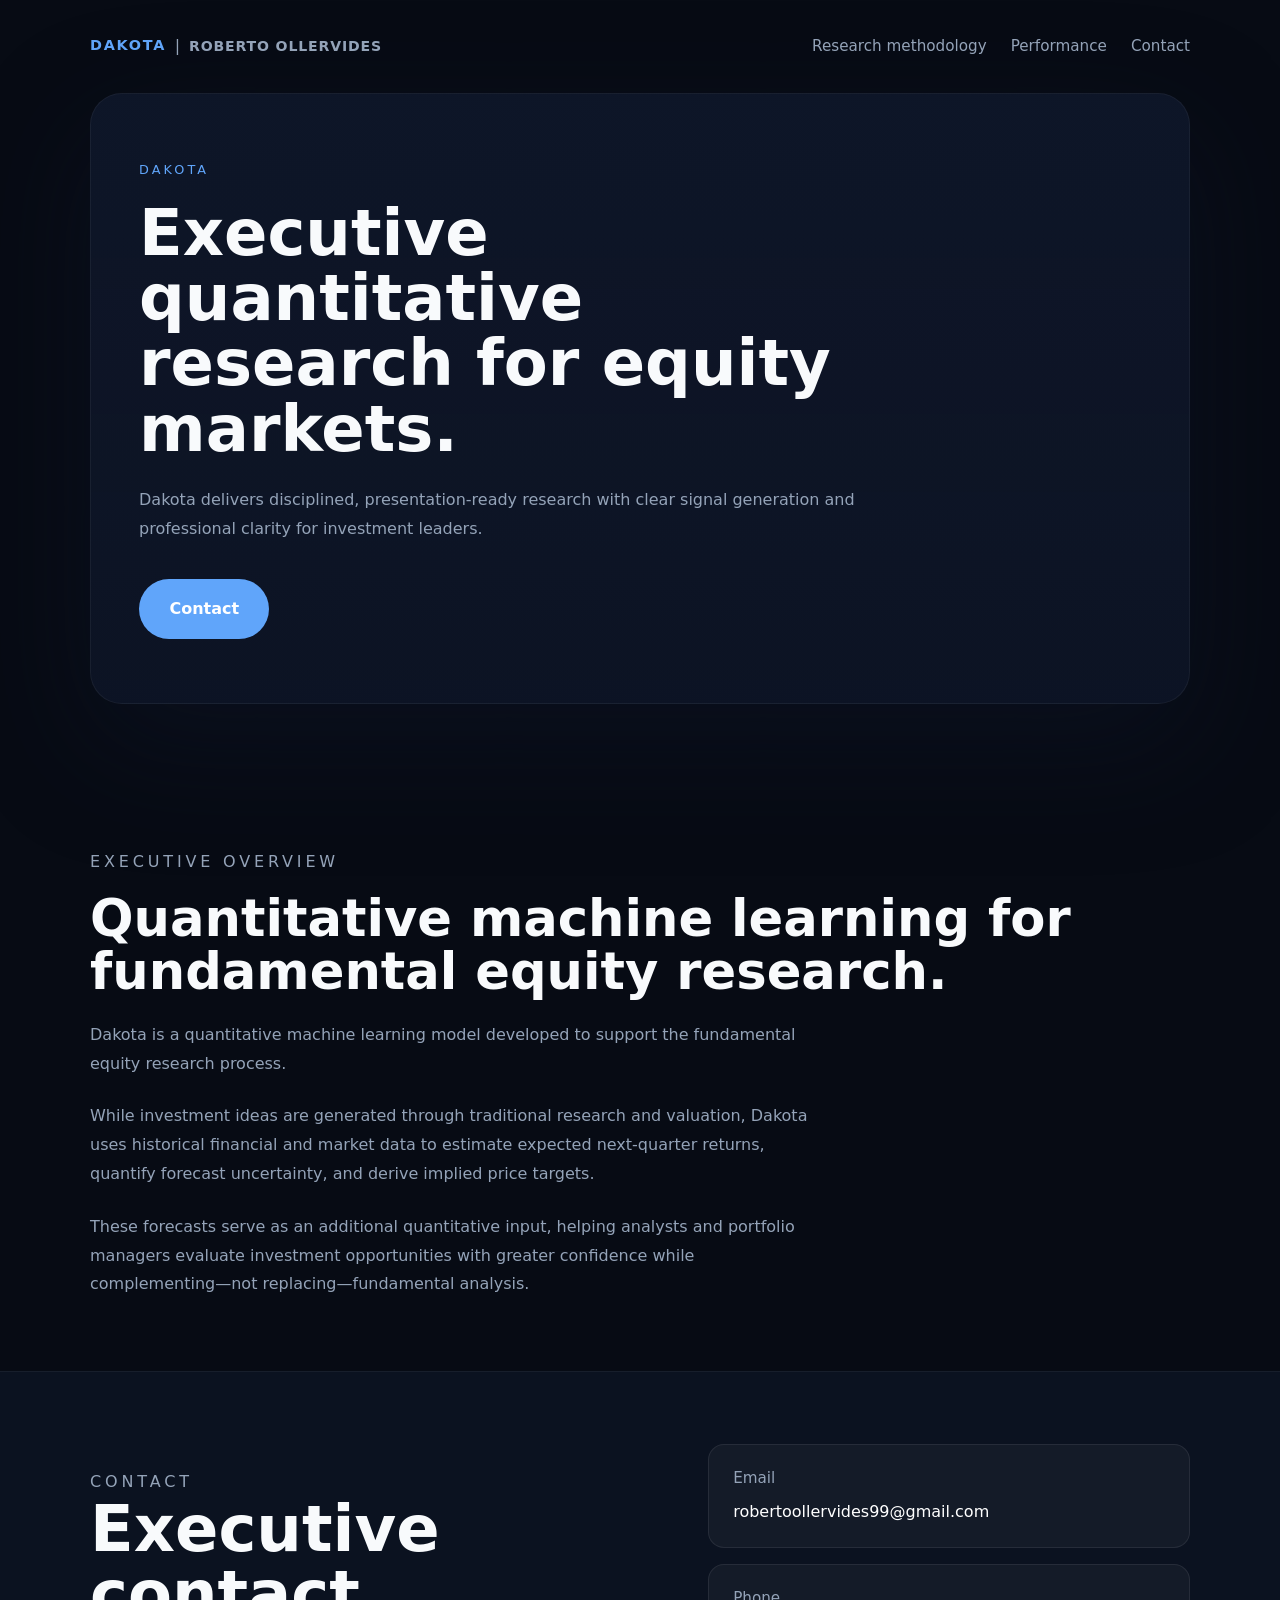
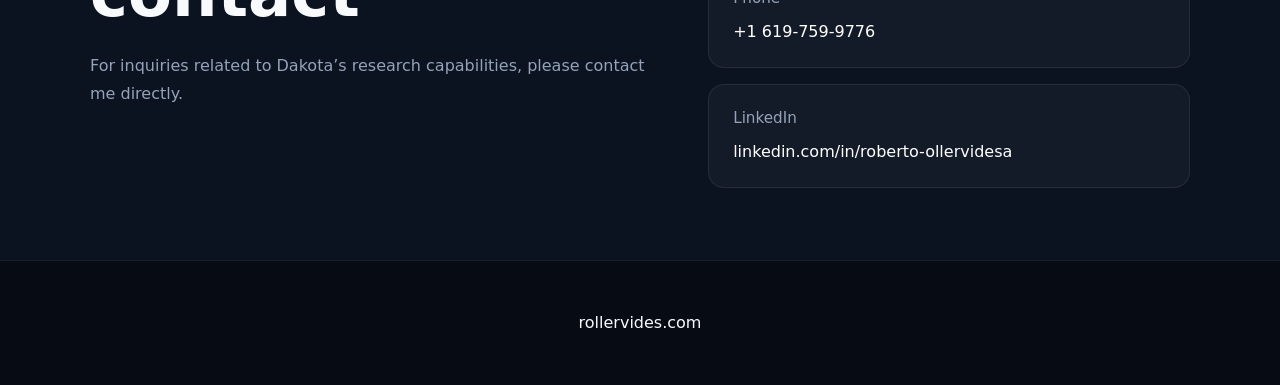
<file: index.html>
<!DOCTYPE html>
<html lang="en">
<head>
  <meta charset="UTF-8" />
  <meta name="viewport" content="width=device-width, initial-scale=1.0" />
  <title>Roberto Ollervides | Dakota</title>
  <link rel="stylesheet" href="styles.css" />
</head>
<body>
  <header class="site-header">
    <div class="container header-top">
      <div class="brand">
        <span class="brand-flag">Dakota</span>
        <span class="brand-divider" aria-hidden="true">|</span>
        <span class="brand-name">Roberto Ollervides</span>
      </div>
      <button class="nav-toggle" type="button" aria-expanded="false" aria-controls="primary-navigation" aria-label="Open navigation menu">
        <span></span><span></span><span></span>
      </button>
      <nav class="nav-links" id="primary-navigation">
        <a href="methodology.html">Research methodology</a>
        <a href="performance-current.html">Performance</a>
        <a href="#contact">Contact</a>
      </nav>
    </div>

    <div class="hero-panel container">
      <div class="hero-copy">
        <p class="eyebrow">Dakota</p>
        <h1>Executive quantitative research for equity markets.</h1>
        <p class="hero-text">Dakota delivers disciplined, presentation-ready research with clear signal generation and professional clarity for investment leaders.</p>
        <div class="hero-actions">
          <a class="button" href="#contact">Contact</a>
        </div>
      </div>
    </div>
  </header>

  <main>
    <section id="overview" class="section container">
      <div class="section-intro">
        <p class="eyebrow">Executive overview</p>
        <h2>Quantitative machine learning for fundamental equity research.</h2>
        <p>Dakota is a quantitative machine learning model developed to support the fundamental equity research process.</p>
        <p>While investment ideas are generated through traditional research and valuation, Dakota uses historical financial and market data to estimate expected next-quarter returns, quantify forecast uncertainty, and derive implied price targets.</p>
        <p>These forecasts serve as an additional quantitative input, helping analysts and portfolio managers evaluate investment opportunities with greater confidence while complementing—not replacing—fundamental analysis.</p>
      </div>
    </section>

    <section id="contact" class="section section-dark">
      <div class="container contact-panel">
        <div>
          <p class="eyebrow">Contact</p>
          <h2>Executive contact</h2>
          <p>For inquiries related to Dakota’s research capabilities, please contact me directly.</p>
          <img class="contact-portrait" src="IMG_1974.JPG" alt="Roberto Ollervides portrait" />
        </div>
        <div class="contact-details">
          <div class="contact-item">
            <span>Email</span>
            <a href="mailto:robertoollervides99@gmail.com">robertoollervides99@gmail.com</a>
          </div>
          <div class="contact-item">
            <span>Phone</span>
            <a href="tel:+16197599776">+1 619-759-9776</a>
          </div>
          <div class="contact-item">
            <span>LinkedIn</span>
            <a href="https://www.linkedin.com/in/roberto-ollervidesa" target="_blank" rel="noopener noreferrer">linkedin.com/in/roberto-ollervidesa</a>
          </div>
        </div>
      </div>
    </section>
  </main>

  <footer class="footer">
    <div class="container footer-inner">
      <p>rollervides.com</p>
    </div>
  </footer>
  <script>
    const header = document.querySelector('.header-top');
    const menuButton = document.querySelector('.nav-toggle');
    menuButton.addEventListener('click', () => {
      const isOpen = header.classList.toggle('menu-open');
      menuButton.setAttribute('aria-expanded', String(isOpen));
      menuButton.setAttribute('aria-label', isOpen ? 'Close navigation menu' : 'Open navigation menu');
    });
    document.querySelectorAll('.nav-links a').forEach((link) => {
      link.addEventListener('click', () => {
        header.classList.remove('menu-open');
        menuButton.setAttribute('aria-expanded', 'false');
        menuButton.setAttribute('aria-label', 'Open navigation menu');
      });
    });
    document.addEventListener('keydown', (event) => {
      if (event.key === 'Escape') {
        header.classList.remove('menu-open');
        menuButton.setAttribute('aria-expanded', 'false');
        menuButton.setAttribute('aria-label', 'Open navigation menu');
      }
    });
  </script>
</body>
</html>
</file>
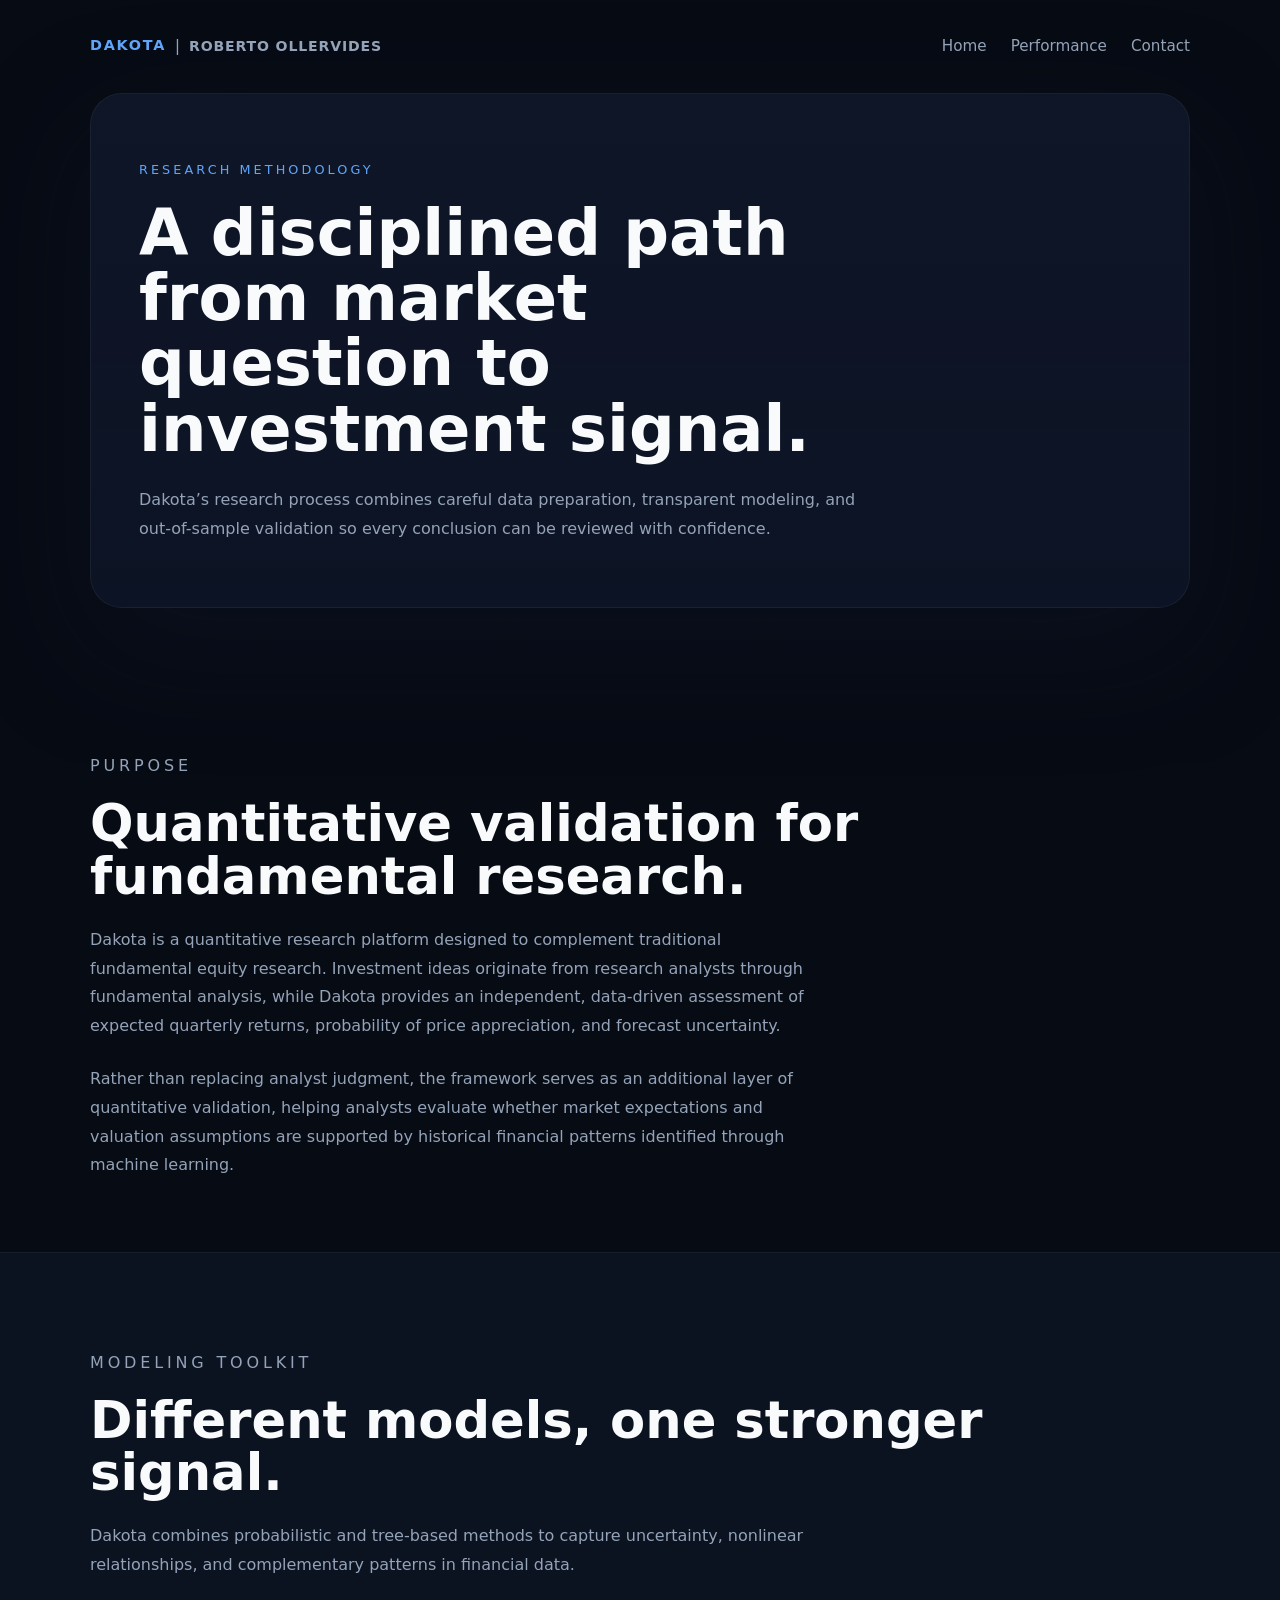
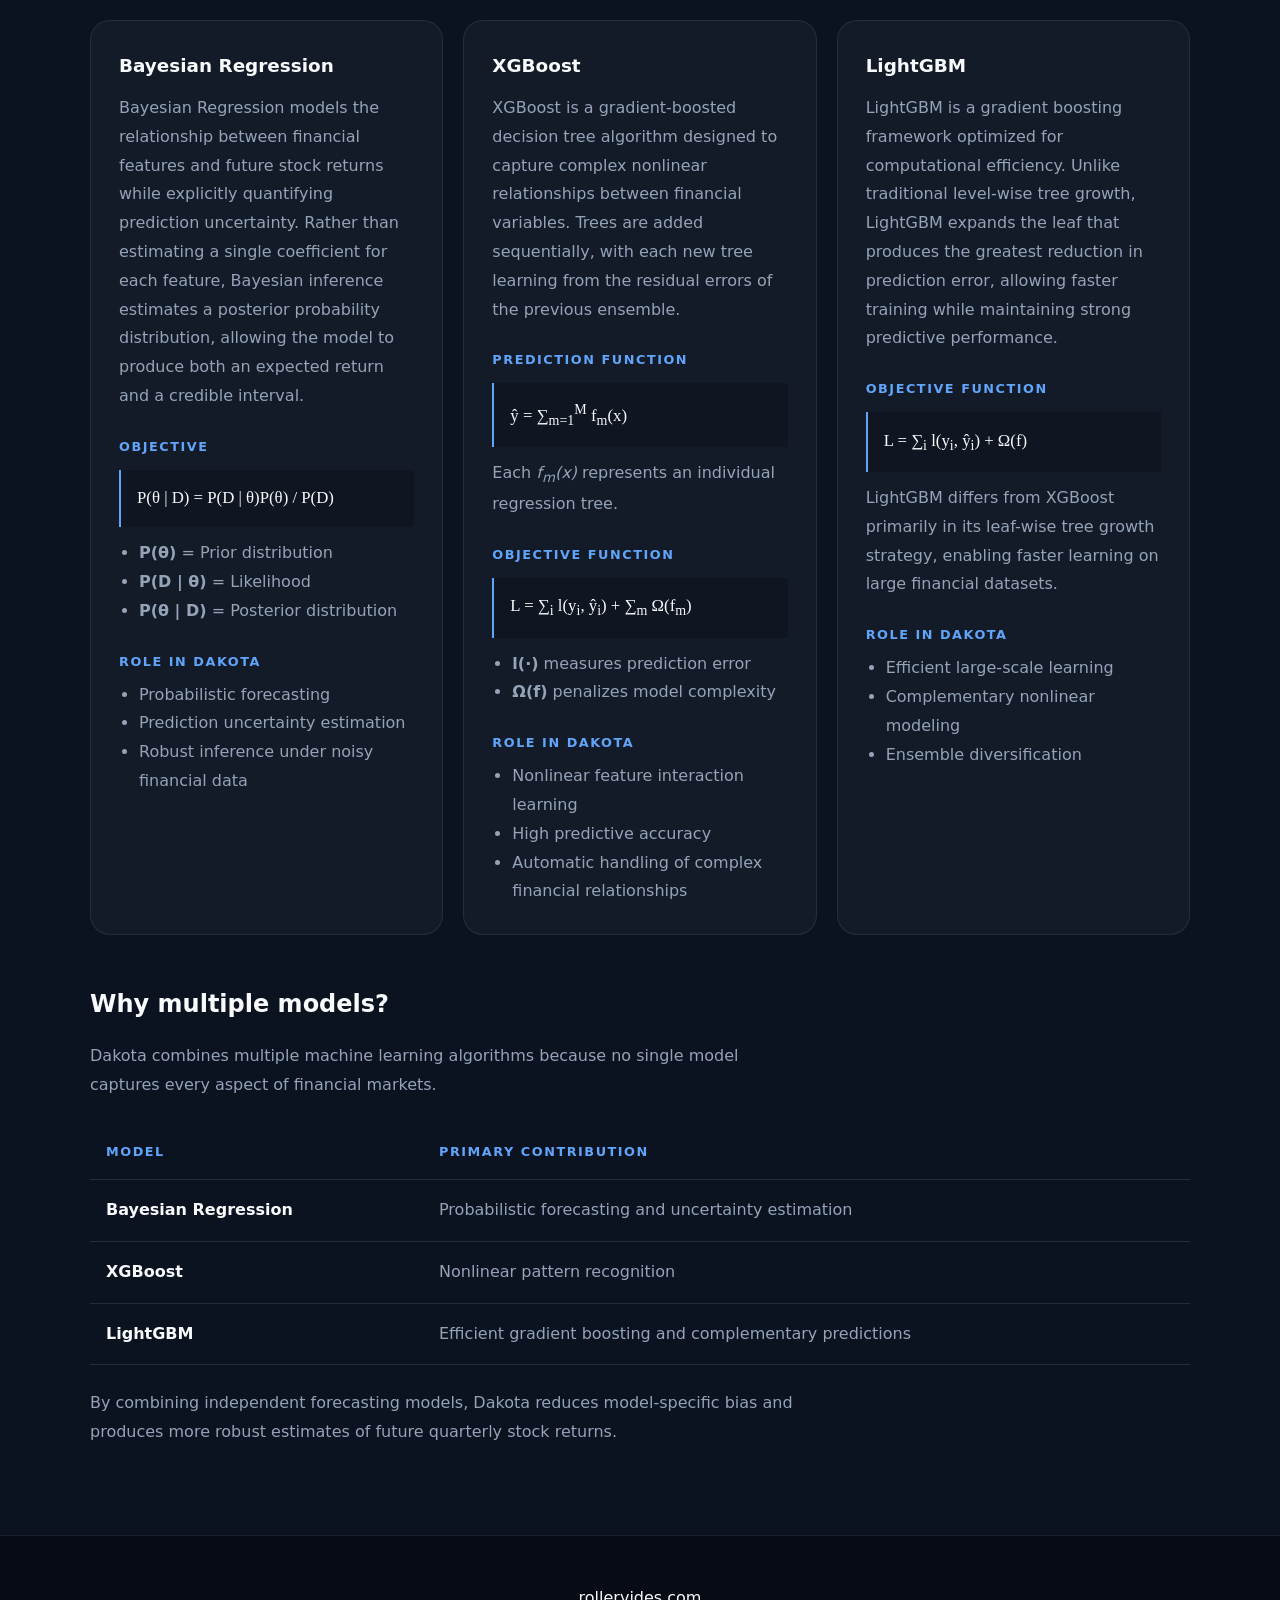
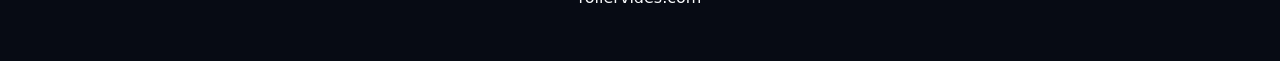
<file: methodology.html>
<!DOCTYPE html>
<html lang="en">
<head>
  <meta charset="UTF-8" />
  <meta name="viewport" content="width=device-width, initial-scale=1.0" />
  <title>Research Methodology | Roberto Ollervides</title>
  <link rel="stylesheet" href="styles.css" />
</head>
<body>
  <header class="site-header">
    <div class="container header-top">
      <div class="brand">
        <span class="brand-flag">Dakota</span>
        <span class="brand-divider" aria-hidden="true">|</span>
        <span class="brand-name">Roberto Ollervides</span>
      </div>
      <button class="nav-toggle" type="button" aria-expanded="false" aria-controls="primary-navigation" aria-label="Open navigation menu">
        <span></span><span></span><span></span>
      </button>
      <nav class="nav-links" id="primary-navigation">
        <a href="index.html">Home</a>
        <a href="performance-current.html">Performance</a>
        <a href="index.html#contact">Contact</a>
      </nav>
    </div>

    <div class="hero-panel container">
      <div class="hero-copy">
        <p class="eyebrow">Research methodology</p>
        <h1>A disciplined path from market question to investment signal.</h1>
        <p class="hero-text">Dakota’s research process combines careful data preparation, transparent modeling, and out-of-sample validation so every conclusion can be reviewed with confidence.</p>
      </div>
    </div>
  </header>

  <main>
    <section class="section container">
      <div class="section-intro">
        <p class="eyebrow">Purpose</p>
        <h2>Quantitative validation for fundamental research.</h2>
        <p>Dakota is a quantitative research platform designed to complement traditional fundamental equity research. Investment ideas originate from research analysts through fundamental analysis, while Dakota provides an independent, data-driven assessment of expected quarterly returns, probability of price appreciation, and forecast uncertainty.</p>
        <p>Rather than replacing analyst judgment, the framework serves as an additional layer of quantitative validation, helping analysts evaluate whether market expectations and valuation assumptions are supported by historical financial patterns identified through machine learning.</p>
      </div>
    </section>

    <section class="section section-dark">
      <div class="container">
        <div class="section-intro">
          <p class="eyebrow">Modeling toolkit</p>
          <h2>Different models, one stronger signal.</h2>
          <p>Dakota combines probabilistic and tree-based methods to capture uncertainty, nonlinear relationships, and complementary patterns in financial data.</p>
        </div>

        <div class="cards-grid methodology-grid">
          <article class="feature-card">
            <h3>Bayesian Regression</h3>
            <p>Bayesian Regression models the relationship between financial features and future stock returns while explicitly quantifying prediction uncertainty. Rather than estimating a single coefficient for each feature, Bayesian inference estimates a posterior probability distribution, allowing the model to produce both an expected return and a credible interval.</p>
            <h4>Objective</h4>
            <div class="equation">P(&theta; | D) = P(D | &theta;)P(&theta;) / P(D)</div>
            <ul>
              <li><strong>P(&theta;)</strong> = Prior distribution</li>
              <li><strong>P(D | &theta;)</strong> = Likelihood</li>
              <li><strong>P(&theta; | D)</strong> = Posterior distribution</li>
            </ul>
            <h4>Role in Dakota</h4>
            <ul>
              <li>Probabilistic forecasting</li>
              <li>Prediction uncertainty estimation</li>
              <li>Robust inference under noisy financial data</li>
            </ul>
          </article>

          <article class="feature-card">
            <h3>XGBoost</h3>
            <p>XGBoost is a gradient-boosted decision tree algorithm designed to capture complex nonlinear relationships between financial variables. Trees are added sequentially, with each new tree learning from the residual errors of the previous ensemble.</p>
            <h4>Prediction function</h4>
            <div class="equation">ŷ = &sum;<sub>m=1</sub><sup>M</sup> f<sub>m</sub>(x)</div>
            <p>Each <em>f<sub>m</sub>(x)</em> represents an individual regression tree.</p>
            <h4>Objective function</h4>
            <div class="equation">L = &sum;<sub>i</sub> l(y<sub>i</sub>, ŷ<sub>i</sub>) + &sum;<sub>m</sub> &Omega;(f<sub>m</sub>)</div>
            <ul>
              <li><strong>l(&middot;)</strong> measures prediction error</li>
              <li><strong>&Omega;(f)</strong> penalizes model complexity</li>
            </ul>
            <h4>Role in Dakota</h4>
            <ul>
              <li>Nonlinear feature interaction learning</li>
              <li>High predictive accuracy</li>
              <li>Automatic handling of complex financial relationships</li>
            </ul>
          </article>

          <article class="feature-card">
            <h3>LightGBM</h3>
            <p>LightGBM is a gradient boosting framework optimized for computational efficiency. Unlike traditional level-wise tree growth, LightGBM expands the leaf that produces the greatest reduction in prediction error, allowing faster training while maintaining strong predictive performance.</p>
            <h4>Objective function</h4>
            <div class="equation">L = &sum;<sub>i</sub> l(y<sub>i</sub>, ŷ<sub>i</sub>) + &Omega;(f)</div>
            <p>LightGBM differs from XGBoost primarily in its leaf-wise tree growth strategy, enabling faster learning on large financial datasets.</p>
            <h4>Role in Dakota</h4>
            <ul>
              <li>Efficient large-scale learning</li>
              <li>Complementary nonlinear modeling</li>
              <li>Ensemble diversification</li>
            </ul>
          </article>
        </div>

        <div class="model-comparison">
          <h3>Why multiple models?</h3>
          <p>Dakota combines multiple machine learning algorithms because no single model captures every aspect of financial markets.</p>
          <div class="table-wrap">
            <table>
              <thead>
                <tr>
                  <th>Model</th>
                  <th>Primary contribution</th>
                </tr>
              </thead>
              <tbody>
                <tr>
                  <td>Bayesian Regression</td>
                  <td>Probabilistic forecasting and uncertainty estimation</td>
                </tr>
                <tr>
                  <td>XGBoost</td>
                  <td>Nonlinear pattern recognition</td>
                </tr>
                <tr>
                  <td>LightGBM</td>
                  <td>Efficient gradient boosting and complementary predictions</td>
                </tr>
              </tbody>
            </table>
          </div>
          <p>By combining independent forecasting models, Dakota reduces model-specific bias and produces more robust estimates of future quarterly stock returns.</p>
        </div>
      </div>
    </section>
  </main>

  <footer class="footer">
    <div class="container footer-inner">
      <p>rollervides.com</p>
    </div>
  </footer>
  <script>
    const header = document.querySelector('.header-top');
    const menuButton = document.querySelector('.nav-toggle');
    menuButton.addEventListener('click', () => {
      const isOpen = header.classList.toggle('menu-open');
      menuButton.setAttribute('aria-expanded', String(isOpen));
      menuButton.setAttribute('aria-label', isOpen ? 'Close navigation menu' : 'Open navigation menu');
    });
    document.querySelectorAll('.nav-links a').forEach((link) => {
      link.addEventListener('click', () => {
        header.classList.remove('menu-open');
        menuButton.setAttribute('aria-expanded', 'false');
        menuButton.setAttribute('aria-label', 'Open navigation menu');
      });
    });
    document.addEventListener('keydown', (event) => {
      if (event.key === 'Escape') {
        header.classList.remove('menu-open');
        menuButton.setAttribute('aria-expanded', 'false');
        menuButton.setAttribute('aria-label', 'Open navigation menu');
      }
    });
  </script>
</body>
</html>
</file>
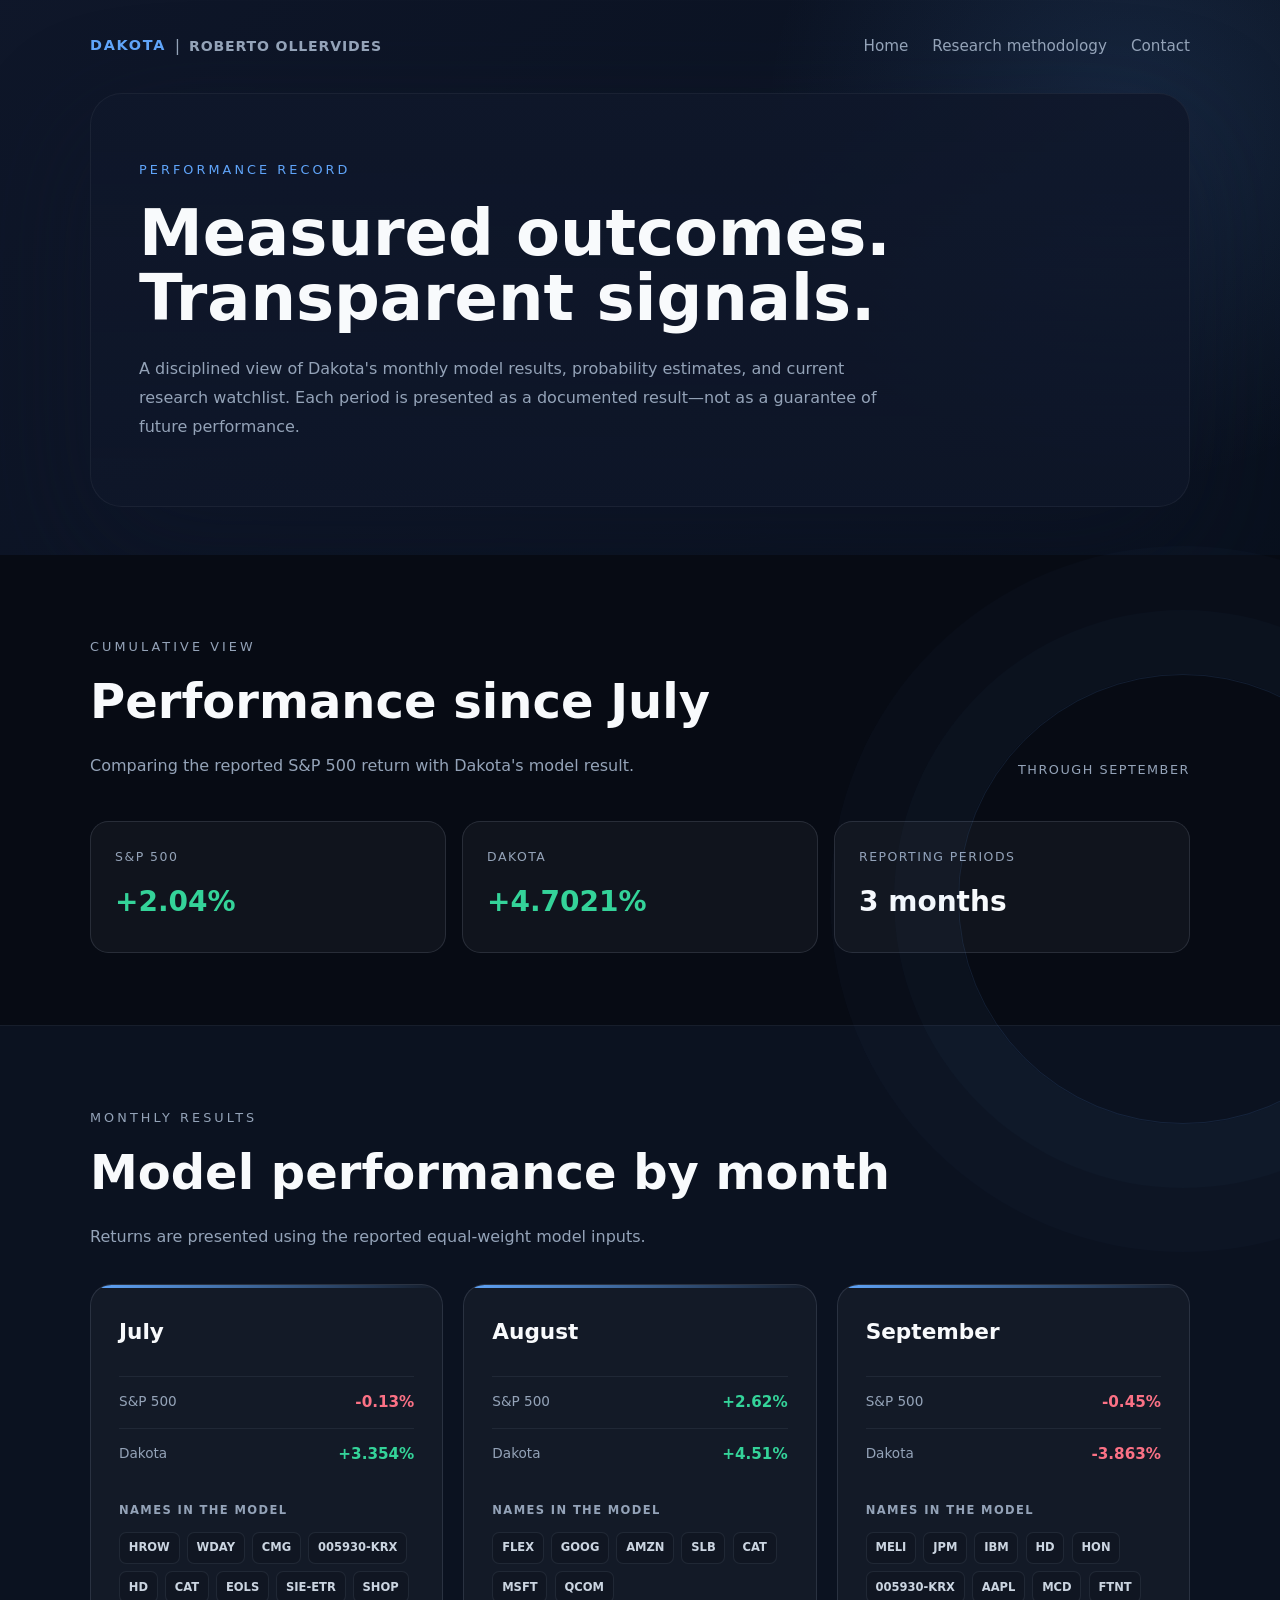
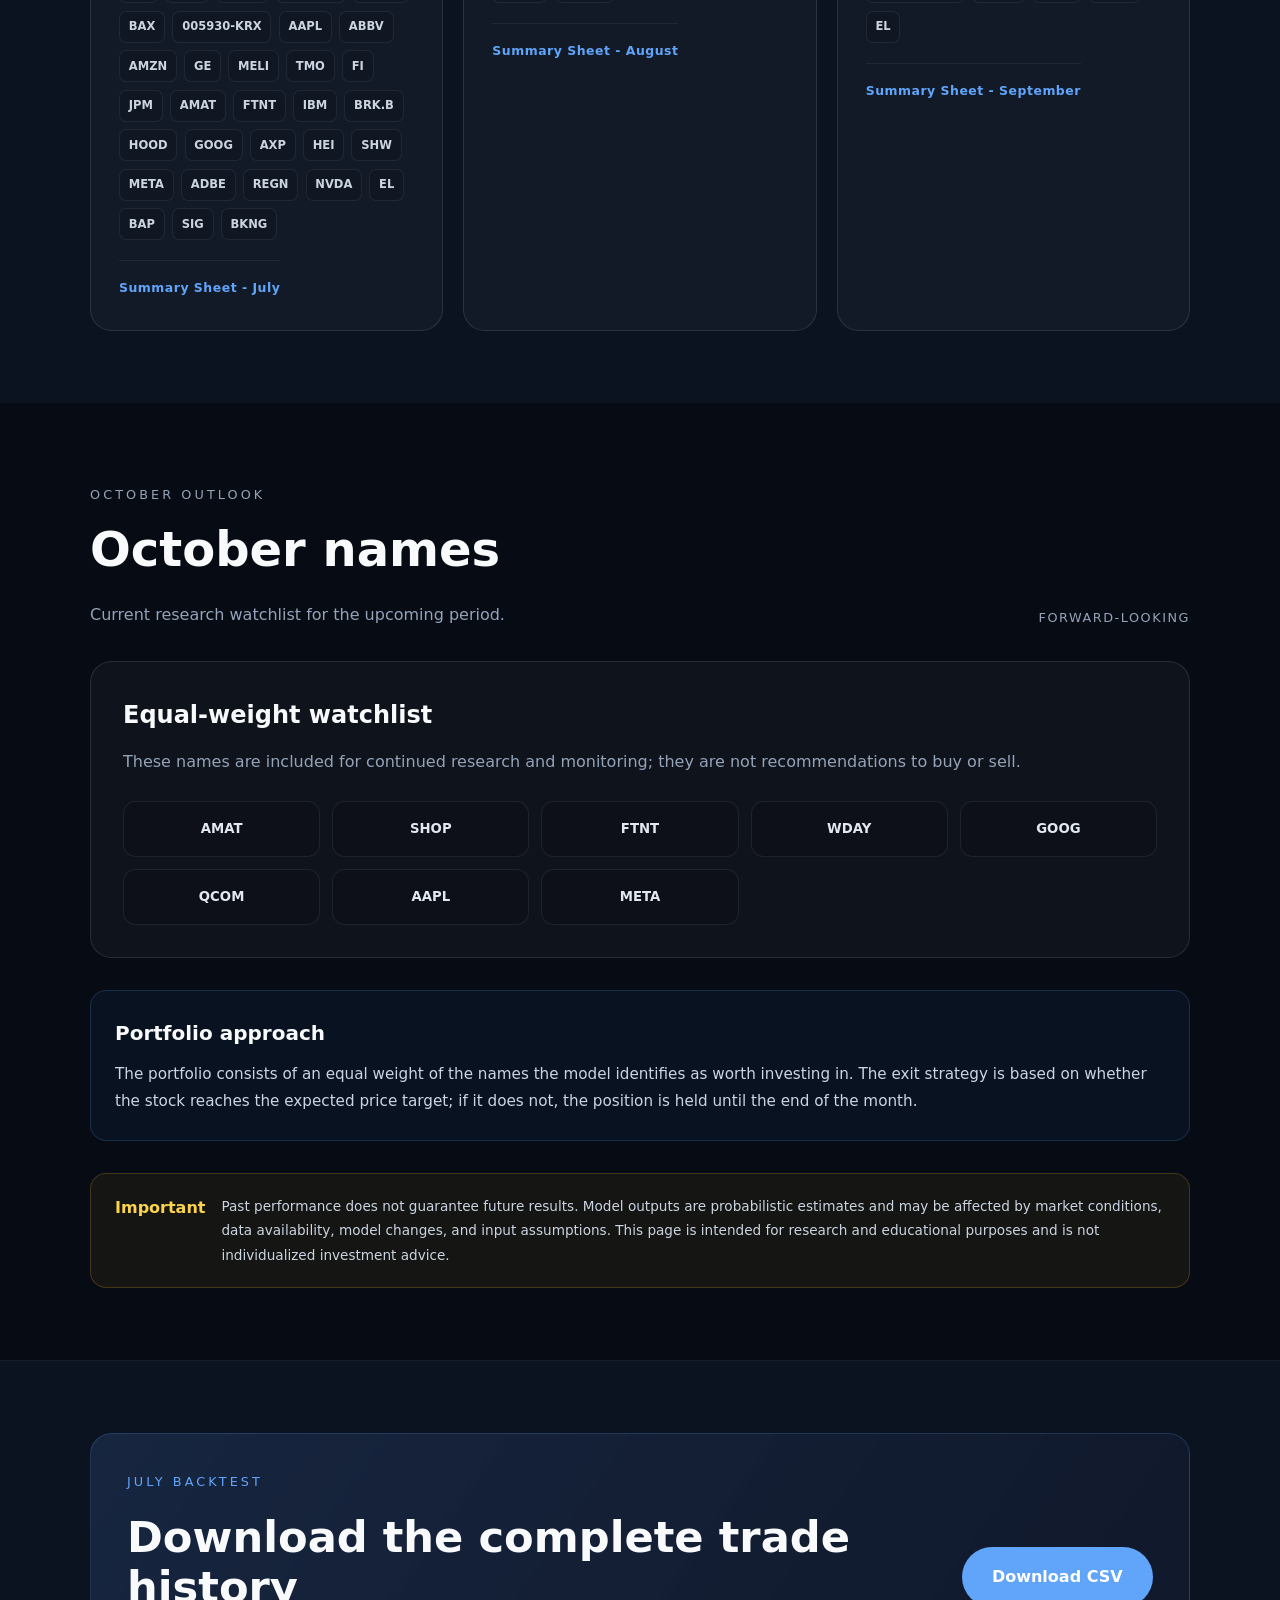
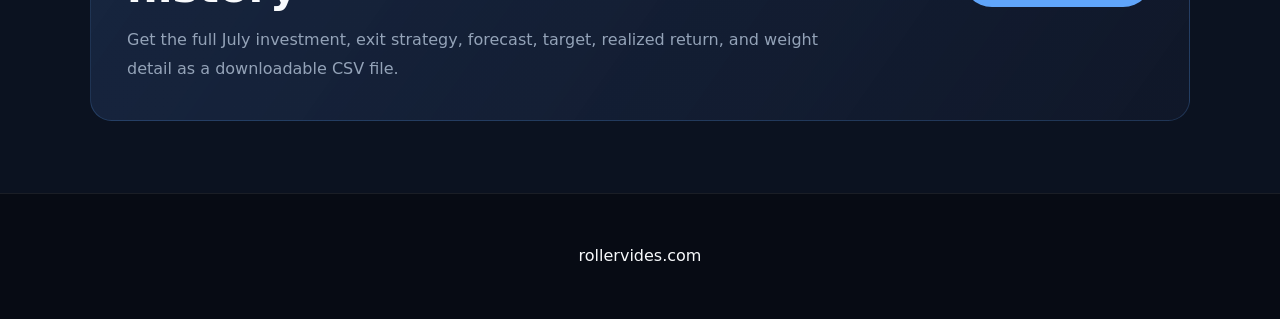
<file: performance-current.html>
﻿<!DOCTYPE html>
<html lang="en">
<head>
  <meta charset="UTF-8" />
  <meta name="viewport" content="width=device-width, initial-scale=1.0" />
  <meta name="description" content="Dakota performance results, model probabilities, and October investment watchlist." />
  <meta name="build" content="2026-10-08-v2" />
  <title>Performance | Dakota</title>
  <link rel="stylesheet" href="styles.css" />
  </head>
<body>
  <header class="site-header performance-hero">
    <div class="container header-top">
      <div class="brand">
        <span class="brand-flag">Dakota</span>
        <span class="brand-divider" aria-hidden="true">|</span>
        <span class="brand-name">Roberto Ollervides</span>
      </div>
      <button class="nav-toggle" type="button" aria-expanded="false" aria-controls="primary-navigation" aria-label="Open navigation menu">
        <span></span><span></span><span></span>
      </button>
      <nav class="nav-links" id="primary-navigation">
        <a href="index.html">Home</a>
        <a href="methodology.html">Research methodology</a>
        <a href="index.html#contact">Contact</a>
      </nav>
    </div>

    <div class="hero-panel container">
      <div class="hero-copy">
        <p class="eyebrow">Performance record</p>
        <h1>Measured outcomes. Transparent signals.</h1>
        <p class="hero-text">A disciplined view of Dakota's monthly model results, probability estimates, and current research watchlist. Each period is presented as a documented result—not as a guarantee of future performance.</p>
      </div>
    </div>
  </header>

  <main>
    <section class="section container" aria-labelledby="performance-summary-title">
      <div class="performance-section-heading">
        <div>
          <p class="eyebrow">Cumulative view</p>
          <h2 id="performance-summary-title">Performance since July</h2>
          <p>Comparing the reported S&amp;P 500 return with Dakota's model result.</p>
        </div>
        <span class="performance-period">Through September</span>
      </div>

      <div class="performance-metric-row">
        <article class="performance-metric positive">
          <span>S&amp;P 500</span>
          <strong id="cumulative-sp500">+2.04%</strong>
        </article>
        <article class="performance-metric positive">
          <span>Dakota</span>
          <strong id="cumulative-dakota">+4.7021%</strong>
        </article>
        <article class="performance-metric">
          <span>Reporting periods</span>
          <strong id="reporting-periods">3 months</strong>
        </article>
      </div>
    </section>

    <section class="section section-dark" aria-labelledby="monthly-results-title">
      <div class="container">
        <div class="performance-section-heading">
          <div>
            <p class="eyebrow">Monthly results</p>
            <h2 id="monthly-results-title">Model performance by month</h2>
            <p>Returns are presented using the reported equal-weight model inputs.</p>
          </div>
        </div>

        <div class="month-grid">
          <article class="month-card">
            <div class="month-card-header">
              <h3>July</h3>
            </div>
            <div class="return-row negative">
              <span>S&amp;P 500</span>
              <strong>-0.13%</strong>
            </div>
            <div class="return-row positive">
              <span>Dakota</span>
              <strong>+3.354%</strong>
            </div>
            <div class="ticker-block">
              <h4>Names in the model</h4>
              <ul class="ticker-list">
                <li>HROW</li><li>WDAY</li><li>CMG</li><li>005930-KRX</li><li>HD</li><li>CAT</li><li>EOLS</li><li>SIE-ETR</li><li>SHOP</li><li>BAX</li><li>005930-KRX</li><li>AAPL</li><li>ABBV</li><li>AMZN</li><li>GE</li><li>MELI</li><li>TMO</li><li>FI</li><li>JPM</li><li>AMAT</li><li>FTNT</li><li>IBM</li><li>BRK.B</li><li>HOOD</li><li>GOOG</li><li>AXP</li><li>HEI</li><li>SHW</li><li>META</li><li>ADBE</li><li>REGN</li><li>NVDA</li><li>EL</li><li>BAP</li><li>SIG</li><li>BKNG</li>
              </ul>
            </div>
            <a class="month-sheet-link" href="Dakota_July_2026_Backtest.csv" download="Dakota_July_2026_Backtest.csv">
              Summary Sheet - July
            </a>
          </article>

          <article class="month-card">
            <div class="month-card-header">
              <h3>August</h3>
            </div>
            <div class="return-row positive">
              <span>S&amp;P 500</span>
              <strong>+2.62%</strong>
            </div>
            <div class="return-row positive">
              <span>Dakota</span>
              <strong>+4.51%</strong>
            </div>
            <div class="ticker-block">
              <h4>Names in the model</h4>
              <ul class="ticker-list">
                <li>FLEX</li><li>GOOG</li><li>AMZN</li><li>SLB</li><li>CAT</li><li>MSFT</li><li>QCOM</li>
              </ul>
            </div>
            <a class="month-sheet-link" href="Dakota_August_2026_Contributions.csv" download="Dakota_August_2026_Contributions.csv">
              Summary Sheet - August
            </a>
          </article>

          <article class="month-card">
            <div class="month-card-header">
              <h3>September</h3>
            </div>
            <div class="return-row negative">
              <span>S&amp;P 500</span>
              <strong>-0.45%</strong>
            </div>
            <div class="return-row negative">
              <span>Dakota</span>
              <strong>-3.863%</strong>
            </div>
            <div class="ticker-block">
              <h4>Names in the model</h4>
              <ul class="ticker-list">
                <li>MELI</li><li>JPM</li><li>IBM</li><li>HD</li><li>HON</li><li>005930-KRX</li><li>AAPL</li><li>MCD</li><li>FTNT</li><li>EL</li>
              </ul>
            </div>
            <a class="month-sheet-link" href="Dakota_September_2026_Target_Audit.csv" download="Dakota_September_2026_Target_Audit.csv">
              Summary Sheet - September
            </a>
          </article>
        </div>
      </div>
    </section>

    <section class="section container" aria-labelledby="october-watchlist-title">
      <div class="performance-section-heading">
        <div>
          <p class="eyebrow">October outlook</p>
          <h2 id="october-watchlist-title">October names</h2>
          <p>Current research watchlist for the upcoming period.</p>
        </div>
        <span class="performance-period">Forward-looking</span>
      </div>

      <div class="watchlist-card">
        <h3>Equal-weight watchlist</h3>
        <p>These names are included for continued research and monitoring; they are not recommendations to buy or sell.</p>
        <div class="watchlist-grid">
          <span class="watchlist-name">AMAT</span>
          <span class="watchlist-name">SHOP</span>
          <span class="watchlist-name">FTNT</span>
          <span class="watchlist-name">WDAY</span>
          <span class="watchlist-name">GOOG</span>
          <span class="watchlist-name">QCOM</span>
          <span class="watchlist-name">AAPL</span>
          <span class="watchlist-name">META</span>
        </div>
      </div>

      <div class="portfolio-approach">
        <h3>Portfolio approach</h3>
        <p>The portfolio consists of an equal weight of the names the model identifies as worth investing in. The exit strategy is based on whether the stock reaches the expected price target; if it does not, the position is held until the end of the month.</p>
      </div>

      <div class="disclaimer">
        <strong>Important</strong>
        <p>Past performance does not guarantee future results. Model outputs are probabilistic estimates and may be affected by market conditions, data availability, model changes, and input assumptions. This page is intended for research and educational purposes and is not individualized investment advice.</p>
      </div>
    </section>

    <section class="section section-dark download-section" aria-labelledby="july-download-title">
      <div class="container">
        <div class="download-card">
          <div>
            <p class="eyebrow">July backtest</p>
            <h2 id="july-download-title">Download the complete trade history</h2>
            <p>Get the full July investment, exit strategy, forecast, target, realized return, and weight detail as a downloadable CSV file.</p>
          </div>
          <a class="button download-button" id="july-csv-download" href="https://raw.githubusercontent.com/rollervides99-lang/website/master/Dakota_July_2026_Backtest.csv" download="Dakota_July_2026_Backtest.csv">
            Download CSV
          </a>
        </div>
      </div>
    </section>

    </main>

  <footer class="footer">
    <div class="container footer-inner">
      <p>rollervides.com</p>
    </div>
  </footer>
  <script>
    const header = document.querySelector('.header-top');
    const menuButton = document.querySelector('.nav-toggle');
    menuButton.addEventListener('click', () => {
      const isOpen = header.classList.toggle('menu-open');
      menuButton.setAttribute('aria-expanded', String(isOpen));
      menuButton.setAttribute('aria-label', isOpen ? 'Close navigation menu' : 'Open navigation menu');
    });
    document.querySelectorAll('.nav-links a').forEach((link) => {
      link.addEventListener('click', () => {
        header.classList.remove('menu-open');
        menuButton.setAttribute('aria-expanded', 'false');
        menuButton.setAttribute('aria-label', 'Open navigation menu');
      });
    });
    document.addEventListener('keydown', (event) => {
      if (event.key === 'Escape') {
        header.classList.remove('menu-open');
        menuButton.setAttribute('aria-expanded', 'false');
        menuButton.setAttribute('aria-label', 'Open navigation menu');
      }
    });
  </script>

</body>
</html>
</file>
<file: styles.css>
:root {
  --bg: #070b14;
  --surface: #0f1724;
  --text: #f8fafc;
  --muted: #94a3b8;
  --accent: #60a5fa;
  --accent-dark: #3b82f6;
  --border: rgba(148, 163, 184, 0.18);
}

* {
  box-sizing: border-box;
}

html, body {
  margin: 0;
  padding: 0;
  min-height: 100%;
  font-family: Inter, system-ui, sans-serif;
  background: var(--bg);
  color: var(--text);
}

body {
  line-height: 1.8;
}

.container {
  width: min(1100px, calc(100% - 3rem));
  margin: 0 auto;
}

.site-header {
  padding: 2rem 0 3rem;
}

.header-top {
  display: flex;
  justify-content: space-between;
  align-items: center;
  gap: 1rem;
  padding-bottom: 2rem;
}

.brand {
  display: flex;
  align-items: center;
  gap: 0.55rem;
  min-width: 0;
}

.brand-flag {
  text-transform: uppercase;
  color: var(--accent);
  letter-spacing: 0.12em;
  font-size: 0.9rem;
  font-weight: 700;
}

.brand-divider {
  color: var(--muted);
}

.brand-name {
  font-size: 0.88rem;
  font-weight: 600;
  letter-spacing: 0.06em;
  color: var(--muted);
  text-transform: uppercase;
  white-space: nowrap;
}

.nav-links {
  display: flex;
  gap: 1.5rem;
  flex-wrap: wrap;
}

.nav-toggle {
  display: none;
}

.nav-links a {
  color: var(--muted);
  text-decoration: none;
  font-size: 0.95rem;
}

.nav-links a:hover,
.nav-links a:focus-visible {
  color: var(--text);
}

.hero-panel {
  background: linear-gradient(180deg, rgba(15, 23, 42, 0.9), rgba(15, 23, 42, 0.75)), url('') center/cover no-repeat;
  border: 1px solid rgba(255, 255, 255, 0.05);
  border-radius: 2rem;
  padding: 4rem 3rem;
  box-shadow: 0 40px 120px rgba(15, 23, 42, 0.4);
}

.hero-copy {
  max-width: 760px;
}

.eyebrow {
  text-transform: uppercase;
  letter-spacing: 0.24em;
  color: var(--accent);
  font-size: 0.8rem;
  margin: 0 0 1.25rem;
}

.hero-copy h1,
.section-intro h2,
.contact-panel h2 {
  margin: 0;
  font-size: clamp(2.8rem, 5vw, 4.2rem);
  line-height: 1.02;
}

.hero-text,
.section-intro p,
.contact-panel p {
  margin: 1.5rem 0 0;
  max-width: 720px;
  color: var(--muted);
  font-size: 1rem;
}

.hero-actions {
  display: flex;
  flex-wrap: wrap;
  gap: 1rem;
  margin-top: 2.25rem;
}

.button {
  display: inline-flex;
  align-items: center;
  justify-content: center;
  padding: 0.95rem 1.9rem;
  border-radius: 999px;
  background: var(--accent);
  color: white;
  text-decoration: none;
  font-weight: 600;
  transition: transform 0.2s ease, background 0.2s ease;
}

.button:hover,
.button:focus-visible {
  transform: translateY(-2px);
  background: var(--accent-dark);
}

.button.secondary {
  background: transparent;
  border: 1px solid rgba(255, 255, 255, 0.14);
}

.section {
  padding: 4.5rem 0;
}

.section-grid {
  display: grid;
  grid-template-columns: 1.4fr 1fr;
  gap: 2.5rem;
  align-items: start;
}

.section-intro .eyebrow {
  margin-bottom: 1rem;
}

.section-intro h2 {
  font-size: clamp(2.5rem, 4vw, 3.5rem);
}

.cards-grid {
  display: grid;
  gap: 1.25rem;
}

.feature-card {
  padding: 1.75rem;
  background: rgba(255, 255, 255, 0.04);
  border: 1px solid rgba(255, 255, 255, 0.08);
  border-radius: 1.25rem;
}

.feature-card h3 {
  margin: 0 0 0.75rem;
  font-size: 1.15rem;
}

.feature-card p {
  margin: 0;
  color: var(--muted);
}

.feature-card h4 {
  margin: 1.5rem 0 0.5rem;
  color: var(--accent);
  font-size: 0.8rem;
  letter-spacing: 0.12em;
  text-transform: uppercase;
}

.feature-card ul {
  margin: 0.5rem 0 0;
  padding-left: 1.25rem;
  color: var(--muted);
}

.equation {
  overflow-x: auto;
  margin: 0.75rem 0;
  padding: 0.85rem 1rem;
  background: rgba(0, 0, 0, 0.18);
  border-left: 2px solid var(--accent);
  color: var(--text);
  font-family: Georgia, serif;
  font-size: 1.05rem;
  white-space: nowrap;
}

.methodology-grid {
  grid-template-columns: repeat(3, 1fr);
  margin-top: 2.5rem;
}

.model-comparison {
  margin-top: 3rem;
}

.model-comparison h3 {
  margin: 0;
  font-size: 1.5rem;
}

.model-comparison > p {
  max-width: 720px;
  color: var(--muted);
}

.table-wrap {
  overflow-x: auto;
  margin: 1.5rem 0;
}

table {
  width: 100%;
  border-collapse: collapse;
  min-width: 560px;
}

th,
td {
  padding: 1rem;
  border-bottom: 1px solid var(--border);
  text-align: left;
}

th {
  color: var(--accent);
  font-size: 0.8rem;
  letter-spacing: 0.12em;
  text-transform: uppercase;
}

td {
  color: var(--muted);
}

td:first-child {
  color: var(--text);
  font-weight: 600;
}

.section-dark {
  background: #0b1220;
  border-top: 1px solid rgba(255, 255, 255, 0.05);
}

.contact-panel {
  display: grid;
  grid-template-columns: 1.2fr 1fr;
  gap: 2.5rem;
  align-items: start;
}

.contact-portrait {
  display: none;
  width: min(280px, 100%);
  margin-top: 2rem;
  border-radius: 1.5rem;
  border: 1px solid rgba(255, 255, 255, 0.08);
  box-shadow: 0 20px 50px rgba(0, 0, 0, 0.15);
  object-fit: cover;
}

#contact:target .contact-portrait {
  display: block;
}

.contact-details {
  display: grid;
  gap: 1rem;
}

.contact-item {
  display: grid;
  gap: 0.35rem;
  padding: 1.25rem 1.5rem;
  background: rgba(255, 255, 255, 0.04);
  border: 1px solid rgba(255, 255, 255, 0.08);
  border-radius: 1rem;
}

.contact-item span {
  color: var(--muted);
  font-size: 0.95rem;
}

.contact-item a {
  color: white;
  text-decoration: none;
}

.contact-item a:hover,
.contact-item a:focus-visible {
  text-decoration: underline;
}

.footer {
  padding: 2rem 0;
  border-top: 1px solid rgba(255, 255, 255, 0.08);
}

.footer-inner {
  display: flex;
  justify-content: center;
}

.performance-hero {
  overflow: hidden;
  background:
    radial-gradient(circle at 88% 22%, rgba(96, 165, 250, 0.14), transparent 30%),
    linear-gradient(135deg, rgba(15, 23, 42, 0.98), rgba(9, 17, 31, 0.88));
}

.performance-hero::after {
  content: "";
  position: absolute;
  inset: auto -8rem -14rem auto;
  width: 28rem;
  height: 28rem;
  border: 1px solid rgba(96, 165, 250, 0.12);
  border-radius: 50%;
  box-shadow: 0 0 0 4rem rgba(96, 165, 250, 0.025), 0 0 0 8rem rgba(96, 165, 250, 0.018);
  pointer-events: none;
}

.performance-hero .hero-copy {
  position: relative;
  z-index: 1;
}

.performance-hero .hero-text {
  max-width: 820px;
}

.performance-metric-row {
  display: grid;
  grid-template-columns: repeat(3, 1fr);
  gap: 1rem;
  margin-top: 2.5rem;
}

.performance-metric {
  padding: 1.5rem;
  background: rgba(255, 255, 255, 0.04);
  border: 1px solid var(--border);
  border-radius: 1.15rem;
}

.performance-metric span {
  display: block;
  color: var(--muted);
  font-size: 0.78rem;
  letter-spacing: 0.12em;
  text-transform: uppercase;
}

.performance-metric strong {
  display: block;
  margin-top: 0.55rem;
  font-size: 1.75rem;
}

.performance-metric.positive strong {
  color: #34d399;
}

.performance-metric.negative strong {
  color: #fb7185;
}

.performance-section-heading {
  display: flex;
  justify-content: space-between;
  align-items: end;
  gap: 1rem;
  margin-bottom: 2rem;
}

.performance-section-heading h2 {
  margin: 0;
  font-size: clamp(2rem, 4vw, 3rem);
}

.performance-section-heading p {
  margin: 0.5rem 0 0;
  color: var(--muted);
}

.performance-period {
  color: var(--muted);
  font-size: 0.8rem;
  letter-spacing: 0.12em;
  text-transform: uppercase;
  white-space: nowrap;
}

.month-grid {
  display: grid;
  grid-template-columns: repeat(3, 1fr);
  gap: 1.25rem;
}

.month-card {
  position: relative;
  overflow: hidden;
  padding: 1.75rem;
  background: rgba(255, 255, 255, 0.035);
  border: 1px solid var(--border);
  border-radius: 1.35rem;
}

.month-card::before {
  content: "";
  position: absolute;
  top: 0;
  left: 0;
  width: 100%;
  height: 3px;
  background: linear-gradient(90deg, var(--accent), transparent);
}

.month-card-header {
  display: flex;
  justify-content: space-between;
  align-items: center;
  gap: 1rem;
  margin-bottom: 1.5rem;
}

.month-card-header h3 {
  margin: 0;
  font-size: 1.35rem;
}

.probability-badge {
  padding: 0.35rem 0.65rem;
  border: 1px solid rgba(52, 211, 153, 0.28);
  border-radius: 999px;
  color: #6ee7b7;
  background: rgba(52, 211, 153, 0.07);
  font-size: 0.72rem;
  font-weight: 700;
  letter-spacing: 0.05em;
  white-space: nowrap;
}

.return-row {
  display: flex;
  justify-content: space-between;
  gap: 1rem;
  padding: 0.75rem 0;
  border-top: 1px solid rgba(148, 163, 184, 0.1);
}

.return-row span {
  color: var(--muted);
  font-size: 0.85rem;
}

.return-row strong {
  font-size: 0.95rem;
}

.return-row.positive strong {
  color: #34d399;
}

.return-row.negative strong {
  color: #fb7185;
}

.ticker-block {
  margin-top: 1.25rem;
}

.ticker-block h4 {
  margin: 0 0 0.65rem;
  color: var(--muted);
  font-size: 0.72rem;
  letter-spacing: 0.12em;
  text-transform: uppercase;
}

.ticker-list {
  display: flex;
  flex-wrap: wrap;
  gap: 0.45rem;
  margin: 0;
  padding: 0;
  list-style: none;
}

.ticker-list li {
  padding: 0.3rem 0.55rem;
  border: 1px solid rgba(148, 163, 184, 0.12);
  border-radius: 0.45rem;
  color: #cbd5e1;
  background: rgba(0, 0, 0, 0.12);
  font-size: 0.72rem;
  font-weight: 600;
}

.month-sheet-link {
  display: inline-flex;
  align-items: center;
  gap: 0.45rem;
  margin-top: 1.25rem;
  padding-top: 1rem;
  border-top: 1px solid rgba(148, 163, 184, 0.1);
  color: var(--accent);
  font-size: 0.78rem;
  font-weight: 700;
  letter-spacing: 0.04em;
  text-decoration: none;
}

.month-sheet-link:hover,
.month-sheet-link:focus-visible {
  color: #93c5fd;
}

.cumulative-grid {
  display: grid;
  grid-template-columns: 1fr 1fr;
  gap: 1rem;
}

.cumulative-card {
  padding: 2rem;
  background: linear-gradient(135deg, rgba(59, 130, 246, 0.11), rgba(15, 23, 42, 0.5));
  border: 1px solid rgba(96, 165, 250, 0.2);
  border-radius: 1.35rem;
}

.cumulative-card h3 {
  margin: 0;
  font-size: 1.25rem;
}

.cumulative-card p {
  margin: 0.6rem 0 0;
  color: var(--muted);
}

.cumulative-value {
  display: flex;
  align-items: baseline;
  gap: 0.7rem;
  margin-top: 1.5rem;
}

.cumulative-value strong {
  color: #6ee7b7;
  font-size: clamp(2.4rem, 5vw, 4rem);
  line-height: 1;
}

.cumulative-value span {
  color: var(--muted);
  font-size: 0.85rem;
}

.cumulative-card.dakota .cumulative-value strong {
  color: #93c5fd;
}

.watchlist-card {
  padding: 2rem;
  background: rgba(255, 255, 255, 0.035);
  border: 1px solid var(--border);
  border-radius: 1.35rem;
}

.watchlist-card h3 {
  margin: 0;
  font-size: 1.5rem;
}

.watchlist-card > p {
  margin: 0.65rem 0 1.5rem;
  color: var(--muted);
}

.watchlist-grid {
  display: grid;
  grid-template-columns: repeat(5, 1fr);
  gap: 0.75rem;
}

.watchlist-name {
  display: flex;
  align-items: center;
  justify-content: center;
  min-height: 3.5rem;
  padding: 0.75rem;
  border: 1px solid rgba(148, 163, 184, 0.12);
  border-radius: 0.8rem;
  color: #e2e8f0;
  background: rgba(0, 0, 0, 0.12);
  font-size: 0.83rem;
  font-weight: 700;
  text-align: center;
}

.portfolio-approach {
  margin-top: 2rem;
  padding: 1.5rem;
  border: 1px solid rgba(96, 165, 250, 0.18);
  border-radius: 1rem;
  background: rgba(59, 130, 246, 0.06);
}

.portfolio-approach h3 {
  margin: 0 0 0.65rem;
  font-size: 1.25rem;
}

.portfolio-approach p {
  margin: 0;
  color: #cbd5e1;
  font-size: 0.95rem;
}

.disclaimer {
  display: grid;
  grid-template-columns: auto 1fr;
  gap: 1rem;
  margin-top: 2rem;
  padding: 1.25rem 1.5rem;
  border: 1px solid rgba(251, 191, 36, 0.2);
  border-radius: 1rem;
  background: rgba(251, 191, 36, 0.06);
}

.disclaimer strong {
  color: #fcd34d;
}

.disclaimer p {
  margin: 0;
  color: #cbd5e1;
  font-size: 0.85rem;
}

.download-section {
  border-top: 1px solid rgba(255, 255, 255, 0.05);
}

.download-card {
  display: flex;
  align-items: center;
  justify-content: space-between;
  gap: 2rem;
  padding: 2.25rem;
  border: 1px solid rgba(96, 165, 250, 0.2);
  border-radius: 1.35rem;
  background:
    linear-gradient(125deg, rgba(59, 130, 246, 0.12), rgba(15, 23, 42, 0.72)),
    rgba(255, 255, 255, 0.03);
}

.download-card h2 {
  margin: 0;
  font-size: clamp(1.8rem, 4vw, 2.7rem);
  line-height: 1.15;
}

.download-card p:not(.eyebrow) {
  max-width: 700px;
  margin: 0.85rem 0 0;
  color: var(--muted);
}

.download-button {
  flex: 0 0 auto;
  gap: 0.6rem;
}

.download-button span {
  font-size: 1.25rem;
}

.data-import-section {
  border-top: 1px solid rgba(255, 255, 255, 0.05);
}

.import-panel {
  padding: 2rem;
  border: 1px solid var(--border);
  border-radius: 1.35rem;
  background: rgba(255, 255, 255, 0.035);
}

.import-controls {
  display: flex;
  align-items: center;
  justify-content: space-between;
  gap: 1rem;
}

.file-picker {
  display: flex;
  align-items: center;
  gap: 1rem;
  min-width: 0;
  padding: 1rem 1.25rem;
  border: 1px dashed rgba(96, 165, 250, 0.45);
  border-radius: 1rem;
  background: rgba(59, 130, 246, 0.06);
  cursor: pointer;
  transition: border-color 0.2s ease, background 0.2s ease;
}

.file-picker:hover,
.file-picker:focus-within {
  border-color: var(--accent);
  background: rgba(59, 130, 246, 0.1);
}

.file-picker-icon {
  display: grid;
  flex: 0 0 auto;
  width: 2.75rem;
  height: 2.75rem;
  place-items: center;
  border-radius: 50%;
  color: white;
  background: var(--accent-dark);
  font-size: 1.25rem;
}

.file-picker strong,
.file-picker small {
  display: block;
}

.file-picker strong {
  color: var(--text);
}

.file-picker small {
  margin-top: 0.2rem;
  color: var(--muted);
  font-size: 0.75rem;
}

.import-status {
  display: grid;
  grid-template-columns: minmax(160px, 0.7fr) 1.3fr;
  gap: 1rem;
  margin-top: 1.25rem;
  padding: 1rem 1.25rem;
  border-left: 3px solid var(--accent);
  border-radius: 0.7rem;
  background: rgba(0, 0, 0, 0.14);
}

.import-status strong {
  color: var(--text);
}

.import-status p {
  margin: 0;
  color: var(--muted);
  font-size: 0.85rem;
}

.import-status.error {
  border-left-color: #fb7185;
}

.import-status.error strong {
  color: #fda4af;
}

.import-status.success {
  border-left-color: #34d399;
}

.import-status.success strong {
  color: #6ee7b7;
}

.import-preview {
  margin-top: 1.5rem;
  padding-top: 1.5rem;
  border-top: 1px solid var(--border);
}

.preview-heading {
  display: flex;
  align-items: center;
  justify-content: space-between;
  gap: 1rem;
}

.preview-heading h3 {
  margin: 0;
}

.preview-heading span {
  color: var(--muted);
  font-size: 0.8rem;
}

.import-preview .table-wrap {
  margin-top: 1rem;
}

.import-preview table {
  min-width: 760px;
}

.preview-note {
  margin: 0.75rem 0 0;
  color: var(--muted);
  font-size: 0.8rem;
}

.preview-actions {
  display: flex;
  gap: 0.75rem;
  margin-top: 1.25rem;
}

.button:disabled {
  cursor: not-allowed;
  opacity: 0.45;
  transform: none;
}

@media (max-width: 900px) {
  .section-grid,
  .contact-panel,
  .header-top {
    grid-template-columns: 1fr;
  }

  .performance-metric-row,
  .month-grid {
    grid-template-columns: 1fr;
  }

  .cumulative-grid,
  .watchlist-grid {
    grid-template-columns: repeat(2, 1fr);
  }

  .header-top {
    align-items: flex-start;
  }

  .methodology-grid {
    grid-template-columns: 1fr;
  }
}

@media (max-width: 640px) {
  .site-header {
    padding: 1.25rem 0 2rem;
  }

  .container {
    width: min(100% - 2rem, 1100px);
  }

  .header-top {
    position: relative;
    display: grid;
    grid-template-columns: minmax(0, 1fr) 2.5rem;
    align-items: center;
    gap: 0.75rem;
    padding-bottom: 1.25rem;
  }

  .brand {
    min-width: 0;
    gap: 0.3rem;
  }

  .brand-flag {
    font-size: 0.76rem;
    letter-spacing: 0.08em;
  }

  .brand-name {
    font-size: 0.68rem;
    letter-spacing: 0.025em;
  }

  .nav-toggle {
    display: flex;
    grid-column: 2;
    grid-row: 1;
    width: 2.5rem;
    height: 2.5rem;
    flex: 0 0 auto;
    flex-direction: column;
    align-items: center;
    justify-content: center;
    gap: 5px;
    border: 1px solid var(--border);
    border-radius: 0.8rem;
    background: var(--surface);
    cursor: pointer;
  }

  .nav-toggle span {
    width: 1.15rem;
    height: 2px;
    border-radius: 2px;
    background: var(--text);
  }

  .nav-links {
    display: none;
    position: absolute;
    z-index: 5;
    top: calc(100% - 0.5rem);
    right: 0;
    left: 0;
    flex-direction: column;
    gap: 0.35rem;
    padding: 0.65rem;
    border: 1px solid var(--border);
    border-radius: 1rem;
    background: #0f1724;
    box-shadow: 0 18px 40px rgba(0, 0, 0, 0.35);
  }

  .menu-open .nav-links {
    display: flex;
  }

  .nav-links a {
    display: flex;
    min-height: 2.75rem;
    align-items: center;
    padding: 0.45rem 0.75rem;
    border-radius: 0.65rem;
    font-size: 0.9rem;
  }

  .nav-links a:hover,
  .nav-links a:focus-visible {
    background: rgba(255, 255, 255, 0.06);
  }

  .hero-panel {
    padding: 2.25rem 1.25rem;
    border-radius: 1.35rem;
  }

  .hero-copy h1,
  .section-intro h2 {
    font-size: clamp(2rem, 9vw, 2.5rem);
    line-height: 1.08;
  }

  .hero-text,
  .section-intro p,
  .contact-panel p {
    font-size: 0.96rem;
    line-height: 1.7;
  }

  .section {
    padding: 3rem 0;
  }

  .hero-actions {
    flex-direction: column;
    align-items: stretch;
  }

  .download-card,
  .import-controls,
  .import-status,
  .preview-actions {
    align-items: stretch;
    flex-direction: column;
  }

  .download-card {
    padding: 1.5rem;
  }

  .download-button {
    justify-content: center;
    min-height: 3rem;
  }

  .contact-item a {
    overflow-wrap: anywhere;
  }

  .file-picker {
    width: 100%;
  }

  .import-panel {
    padding: 1.25rem;
  }
}
</file>
